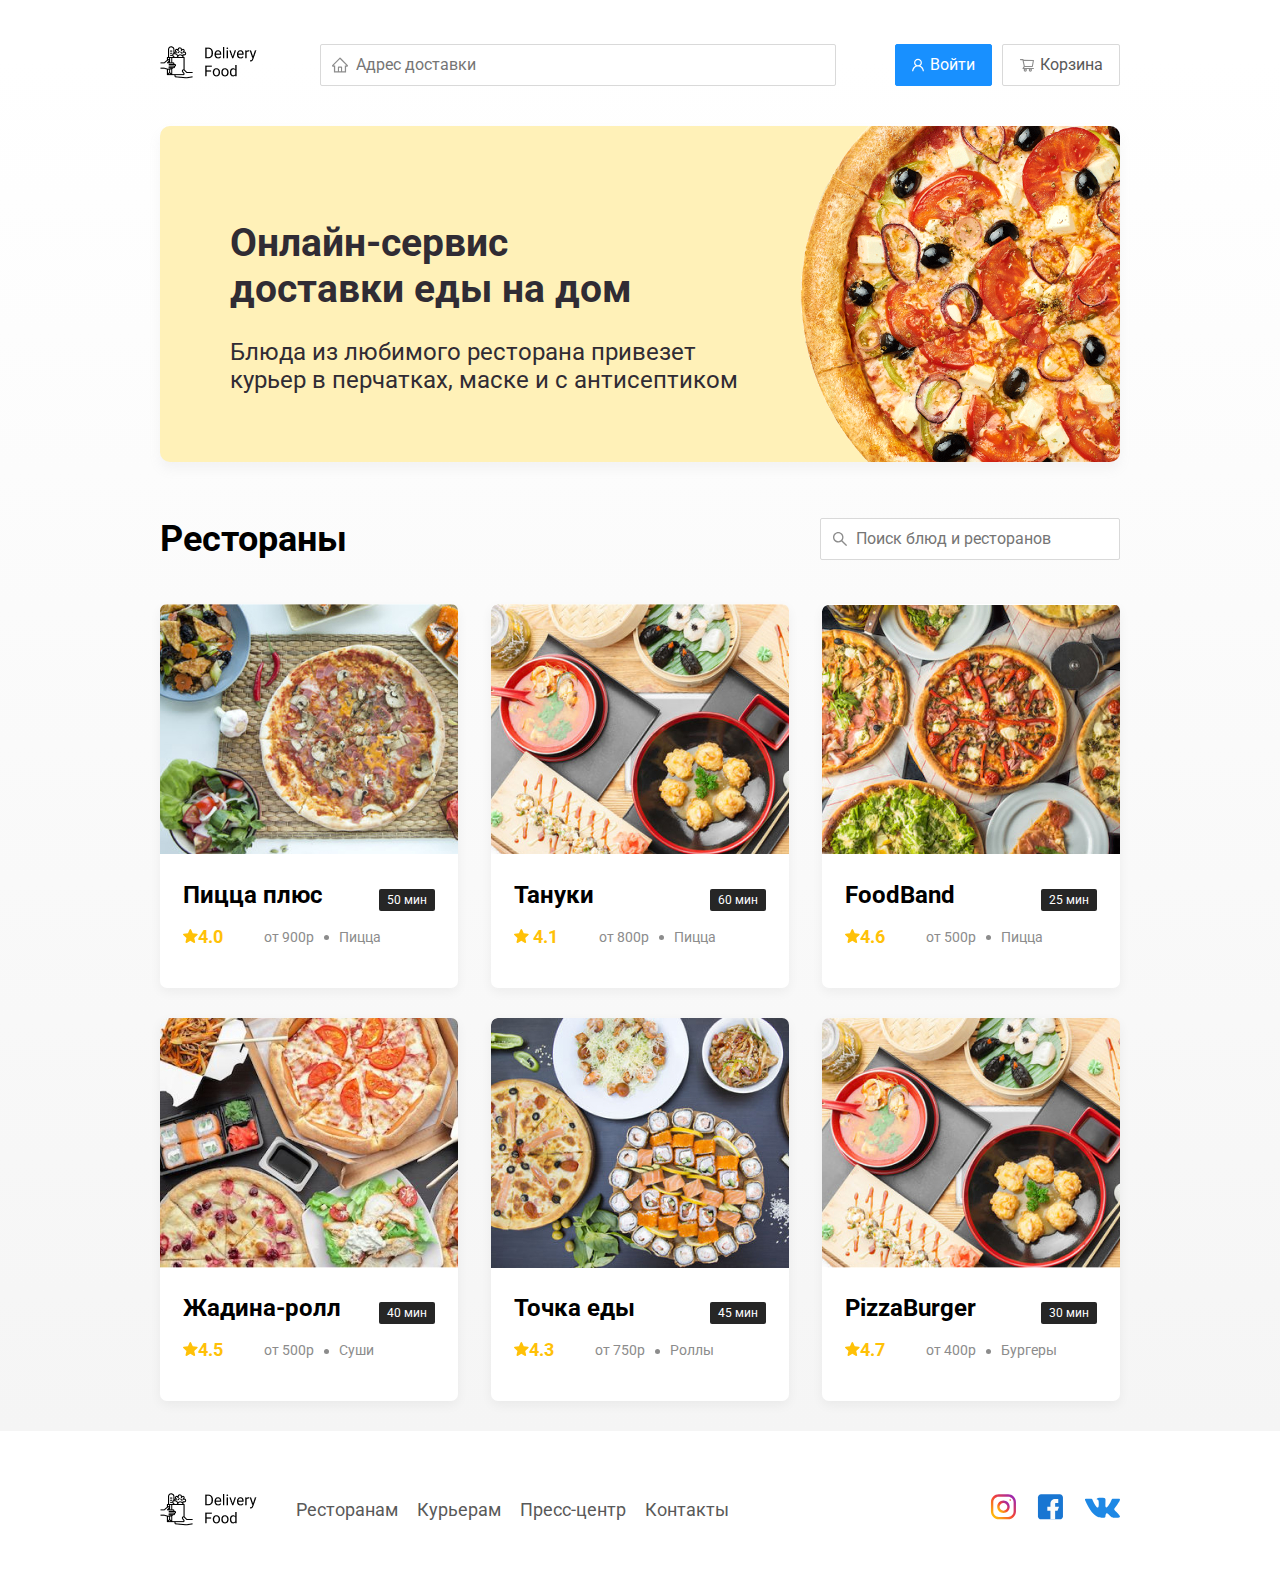
<file: index.html>
<!DOCTYPE html>
<html lang="en">
<head>
    <meta charset="UTF-8">
    <meta name="viewport" content="width=device-width, initial-scale=1.0">
    <title>Delivery Food - доставка еды на дом</title>
    <link href="https://fonts.googleapis.com/css?family=Roboto:400,700&display=swap&subset=cyrillic" rel="stylesheet">
    <link rel="stylesheet" href="css/main.css">
    <link rel="stylesheet" href="css/normalize.css">
</head>
<body>
    

<div class="main">
    <div class="container">
            <header class="header">
                <a href="index.html" class="logo">
                <img src="img/logo.png" alt="logo">
                </a>
                <input type="text" class="input address-input" placeholder="Адрес доставки">
                <div class="buttons">
                    <button class="button button-primary button__primary">
                        <img src="img/user.svg" alt="user" class="button-icon">
                        <span class="button-text">Войти</span> 
                    </button>
                    <button class="button" id="cart-button">
                        <img src="img/shopping-card.svg" alt="shopping card" class="button-icon">
                        <span class="button-text">Корзина</span>
                    </button>
                </div>
            </header>
            <section class="promo">
                <h1 class="promo-title">Онлайн-сервис <br/> доставки еды на дом</h1>
                <p class="promo-text">Блюда из любимого ресторана привезет курьер в перчатках,
                маске и с антисептиком</p>
            </section>
            <section class="restaurants">
                <div class="section-heading">
                    <h2 class="section-title">Рестораны</h2>
                    <input type="text" class="input-search input" placeholder="Поиск блюд и ресторанов ">
                </div>
                <div class="cards">
                    <a href="restaurant.html" class="card">
                        <img src="img/image.jpg" alt="image" class="card-image">
                        <div class="card-text">
                            <div class="card-heading">
                                <h3 class="card-title">Пицца плюс</h3>
                                <span class="card-tag tag">50 мин</span>
                            </div>
                            <!-- ./card-heading -->
                            <div class="card-info">
                                <div class="rating"><img src="img/rating.svg" alt="rating" class="rating-star">4.0</div>
                                <div class="price">от 900р</div>
                                <div class="category">Пицца</div>
                            </div>
                            <!-- /.card-info -->
                        </div>
                    </a>
                    <!-- /.card -->
                    <a href="restaurant.html" class="card">
                        <img src="img/image2.jpg" alt="image" class="card-image">
                        <div class="card-text">
                            <div class="card-heading">
                                <h3 class="card-title">Тануки</h3>
                                <span class="card-tag tag">60 мин</span>
                            </div>
                            <!-- ./card-heading -->
                            <div class="card-info">
                                <div class="rating"><img src="img/rating.svg" alt="rating" class="rating-star"> 4.1</div>
                                <div class="price">от 800р</div>
                                <div class="category">Пицца</div>
                            </div>
                            <!-- /.card-info -->
                        </div>
                    </a>
                    <!-- /.card -->
                    <a href="restaurant.html" class="card">
                        <img src="img/image3.jpg" alt="image" class="card-image">
                        <div class="card-text">
                            <div class="card-heading">
                                <h3 class="card-title">FoodBand</h3>
                                <span class="card-tag tag">25 мин</span>
                            </div>
                            <!-- ./card-heading -->
                            <div class="card-info">
                                <div class="rating"><img src="img/rating.svg" alt="rating" class="rating-star">4.6</div>
                                <div class="price">от 500р</div>
                                <div class="category">Пицца</div>
                            </div>
                            <!-- /.card-info -->
                        </div>
                    </a>
                    <!-- /.card -->
                    <a href="restaurant.html" class="card">
                        <img src="img/image4.jpg" alt="image" class="card-image">
                        <div class="card-text">
                            <div class="card-heading">
                                <h3 class="card-title">Жадина-ролл</h3>
                                <span class="card-tag tag">40 мин</span>
                            </div>
                            <!-- ./card-heading -->
                            <div class="card-info">
                                <div class="rating"><img src="img/rating.svg" alt="rating" class="rating-star">4.5</div>
                                <div class="price">от 500р</div>
                                <div class="category">Суши</div>
                            </div>
                            <!-- /.card-info -->
                        </div>
                    </a>
                    <!-- /.card -->
                    <a href="restaurant.html" class="card">
                        <img src="img/image5.jpg" alt="image" class="card-image">
                        <div class="card-text">
                            <div class="card-heading">
                                <h3 class="card-title">Точка еды</h3>
                                <span class="card-tag tag">45 мин</span>
                            </div>
                            <!-- ./card-heading -->
                            <div class="card-info">
                                <div class="rating"><img src="img/rating.svg" alt="rating" class="rating-star">4.3</div>
                                <div class="price">от 750р</div>
                                <div class="category">Роллы</div>
                            </div>
                            <!-- /.card-info -->
                        </div>
                    </a>
                    <!-- /.card -->
                    <a href="restaurant.html" class="card">
                        <img src="img/image6.jpg" alt="image" class="card-image">
                        <div class="card-text">
                            <div class="card-heading">
                                <h3 class="card-title">PizzaBurger</h3>
                                <span class="card-tag tag">30 мин</span>
                            </div>
                            <!-- ./card-heading -->
                            <div class="card-info">
                                <div class="rating"><img src="img/rating.svg" alt="rating" class="rating-star">4.7</div>
                                <div class="price">от 400р</div>
                                <div class="category">Бургеры</div>
                            </div>
                            <!-- /.card-info -->
                        </div>
                    </a>
                    <!-- /.card -->
                </div>
                <!-- /.cards -->
            </section>
</div>
        <!-- /container -->
    </div>

<footer class="footer">
    <div class="container">
        <div class="footer-block">
            <img src="img/logo.png" alt="logo" class="logo footer-logo">
            <nav class="footer-nav">
                <a href="#" class="footer-link">Ресторанам</a>
                <a href="#" class="footer-link">Курьерам</a>
                <a href="#" class="footer-link">Пресс-центр</a>
                <a href="#" class="footer-link">Контакты</a>
            </nav>
            <div class="social-links">
                <a href="#" class="social-link"><img src="img/insta.svg" alt=""></a>
                <a href="#" class="social-link"><img src="img/fb.svg" alt=""></a>
                <a href="#" class="social-link"><img src="img/vk.svg" alt=""></a>
            </div>
        </div>
    </div>
</footer>
<div class="modal">
    <div class="modal-dialog">
        <div class="modal-header">
            <h3 class="modal-title">Корзина</h3>
            <button class="close">&times;</button>
        </div>
        <div class="modal-body">
            <div class="food-row">
                <span class="food-name">Ролл угорь стандарт</span>
                <strong class="food-price">250 р</strong>
                <div class="food-counter">
                    <button class="counter-button">-</button>
                    <span class="counter">1</span>
                    <button class="counter-button">+</button>
                </div>
            </div>
            <!-- /.foods-row -->
            <div class="food-row">
                <span class="food-name">Ролл угорь стандарт</span>
                <strong class="food-price">250 р</strong>
                <div class="food-counter">
                    <button class="counter-button">-</button>
                    <span class="counter">1</span>
                    <button class="counter-button">+</button>
                </div>
            </div>
            <!-- /.foods-row -->
            <div class="food-row">
                <span class="food-name">Ролл угорь стандарт</span>
                <strong class="food-price">250 р</strong>
                <div class="food-counter">
                    <button class="counter-button">-</button>
                    <span class="counter">1</span>
                    <button class="counter-button">+</button>
                </div>
            </div>
            <!-- /.foods-row -->
            <div class="food-row">
                <span class="food-name">Ролл угорь стандарт</span>
                <strong class="food-price">250 р</strong>
                <div class="food-counter">
                    <button class="counter-button">-</button>
                    <span class="counter">1</span>
                    <button class="counter-button">+</button>
                </div>
            </div>
            <!-- /.foods-row -->
        </div>
        <div class="modal-footer">
            <span class="modal-pricetag">1250р</span>
            <div class="footer-buttons">
                <button class="button button-primary">Оформить заказ</button>
                <button class="button">Отмена</button>
            </div>
        </div>
    </div>
</div>
<script src="js/main.js"></script>
</body>
</html>
</file>
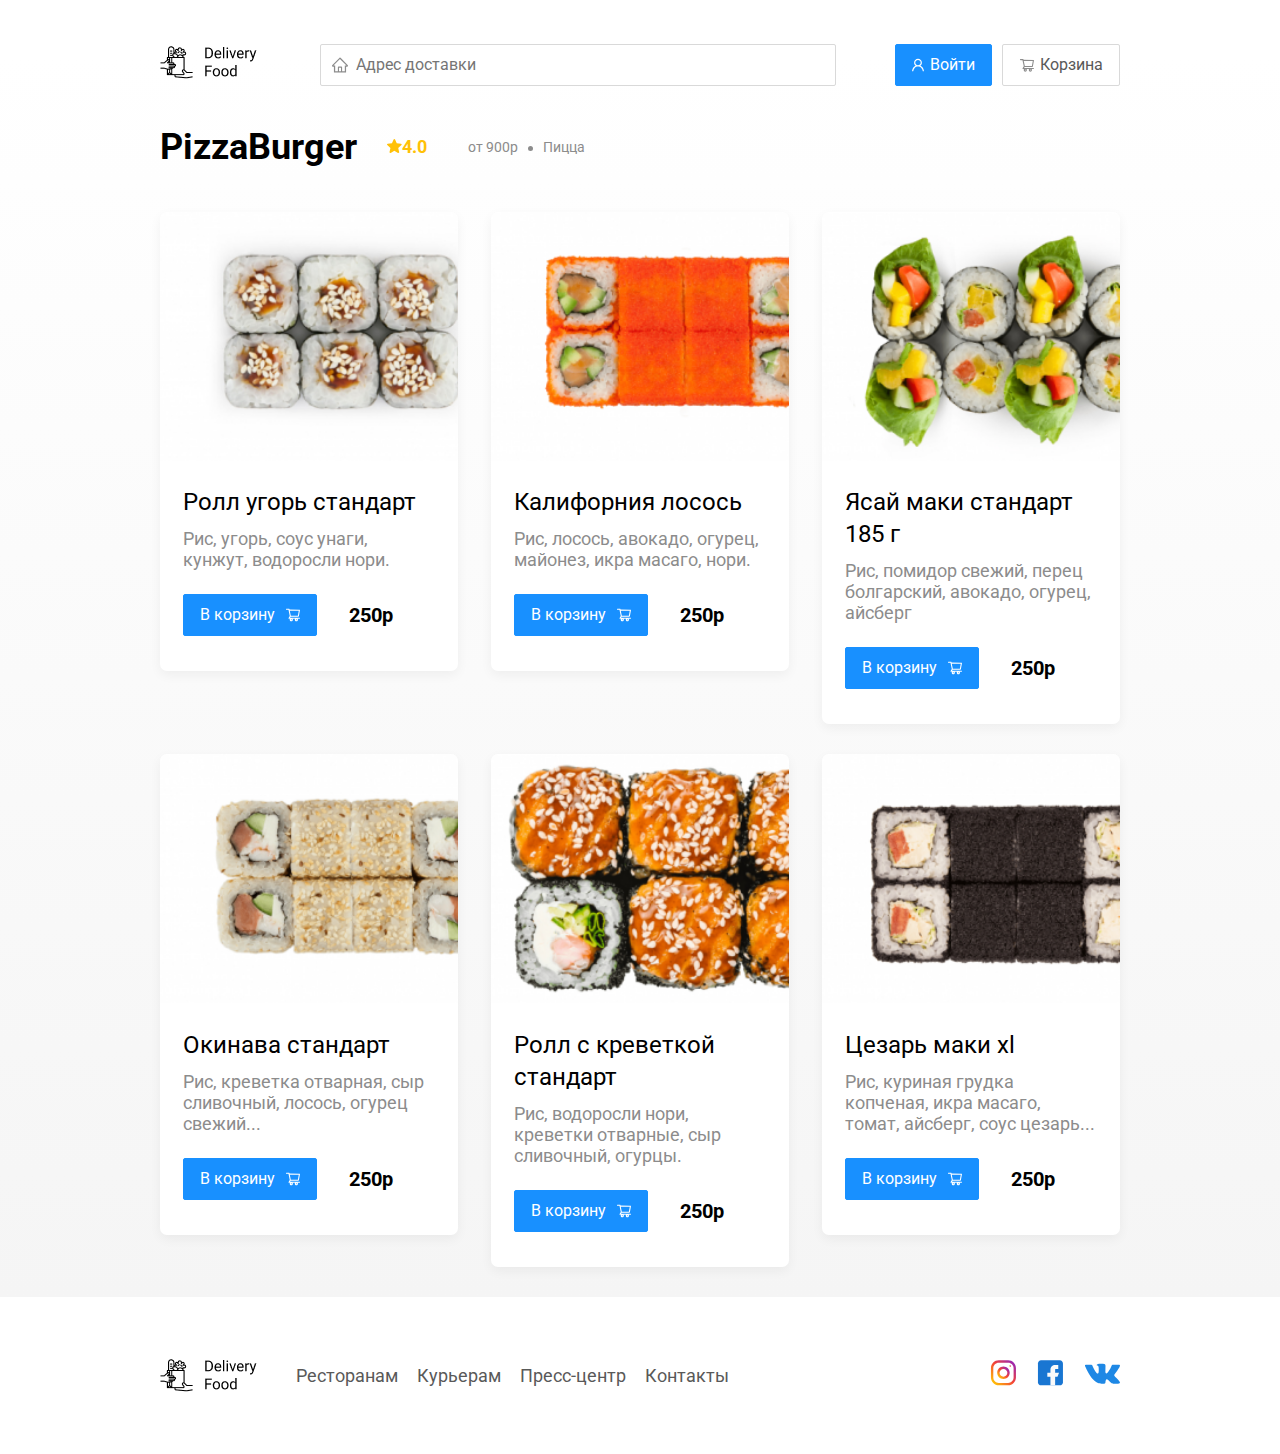
<file: restaurant.html>
<!DOCTYPE html>
<html lang="en">
<head>
    <meta charset="UTF-8">
    <meta name="viewport" content="width=device-width, initial-scale=1.0">
    <title>PizzaBurger - доставка еды на дом</title>
    <link href="https://fonts.googleapis.com/css?family=Roboto:400,700&display=swap&subset=cyrillic" rel="stylesheet">
    <link rel="stylesheet" href="css/main.css">
    <link rel="stylesheet" href="css/normalize.css">
    <link rel="stylesheet" href="css/animate.css">
</head>
<body>
    

<div class="main">
    <div class="container">
            <header class="header">
                <a href="index.html" class="logo">
                    <img src="img/logo.png" alt="logo">
                    </a>
                <input type="text" class="input address-input" placeholder="Адрес доставки">
                <div class="buttons">
                    <button class="button button-primary button__primary">
                        <img src="img/user.svg" alt="user" class="button-icon">
                        <span class="button-text">Войти</span> 
                    </button>
                    <button class="button" id="cart-button">
                        <img src="img/shopping-card.svg" alt="shopping card" class="button-icon">
                        <span class="button-text">Корзина</span>
                    </button>
                </div>
            </header>

            <section class="restaurants">
                <div class="section-heading">
                    <h2 class="section-title">PizzaBurger</h2>
                    <div class="card-info">
                        <div class="rating"><img src="img/rating.svg" alt="rating" class="rating-star">4.0</div>
                        <div class="price">от 900р</div>
                        <div class="category">Пицца</div>
                    </div>
                </div>
                <div class="cards">
                    <div class="card wow fadeInUp" data-wow-delay="0.2s">
                        <img src="img/roll-stand.png" alt="image" class="card-image">
                        <div class="card-text">
                            <div class="card-heading">
                                <h3 class="card-title card-title-reg">Ролл угорь стандарт</h3>
                            </div>
                            <!-- ./card-heading -->
                            <div class="card-info">
                                <div class="ingredients">Рис, угорь, соус унаги, кунжут, водоросли нори.</div>
                            </div>
                            <!-- /.card-info -->
                            <div class="card-buttons">
                                <button class="button button-primary">
                                    <span class="button-card-text">В корзину</span>
                                    <img src="img/shopping-card-white.svg" alt="shopping-card" class="button-card-image">
                                </button>
                                <strong class="card-price-bold">250р</strong>
                            </div>
                        </div>
                    </div>
                    <!-- /.card -->
                    <div class="card wow fadeInUp" data-wow-delay="0.4s">
                        <img src="img/califor.png" alt="image" class="card-image">
                        <div class="card-text">
                            <div class="card-heading">
                                <h3 class="card-title card-title-reg">Калифорния лосось</h3>
                            </div>
                            <!-- ./card-heading -->
                            <div class="card-info">
                                <div class="ingredients">Рис, лосось, авокадо, огурец, майонез, икра масаго, нори.</div>
                            </div>
                            <!-- /.card-info -->
                            <div class="card-buttons">
                                <button class="button button-primary">
                                    <span class="button-card-text">В корзину</span>
                                    <img src="img/shopping-card-white.svg" alt="shopping-card" class="button-card-image">
                                </button>
                                <strong class="card-price-bold">250р</strong>
                            </div>
                        </div>
                    </div>
                    <!-- /.card -->
                    <div class="card wow fadeInUp" data-wow-delay="0.6s">
                        <img src="img/yasai-maki.png" alt="image" class="card-image">
                        <div class="card-text">
                            <div class="card-heading">
                                <h3 class="card-title card-title-reg">Ясай маки стандарт 185 г</h3>
                            </div>
                            <!-- ./card-heading -->
                            <div class="card-info">
                                <div class="ingredients">Рис, помидор свежий, перец болгарский, авокадо, огурец, айсберг</div>
                            </div>
                            <!-- /.card-info -->
                            <div class="card-buttons">
                                <button class="button button-primary">
                                    <span class="button-card-text">В корзину</span>
                                    <img src="img/shopping-card-white.svg" alt="shopping-card" class="button-card-image">
                                </button>
                                <strong class="card-price-bold">250р</strong>
                            </div>
                        </div>
                    </div>
                    <!-- /.card -->
                    <div class="card wow fadeInUp" data-wow-delay="0.2s">
                        <img src="img/okinava.png" alt="image" class="card-image">
                        <div class="card-text">
                            <div class="card-heading">
                                <h3 class="card-title card-title-reg">Окинава стандарт</h3>
                            </div>
                            <!-- ./card-heading -->
                            <div class="card-info">
                                <div class="ingredients"> Рис, креветка отварная, сыр сливочный, лосось, огурец свежий...</div>
                            </div>
                            <!-- /.card-info -->
                            <div class="card-buttons">
                                <button class="button button-primary">
                                    <span class="button-card-text">В корзину</span>
                                    <img src="img/shopping-card-white.svg" alt="shopping-card" class="button-card-image">
                                </button>
                                <strong class="card-price-bold">250р</strong>
                            </div>
                        </div>
                    </div>
                    <!-- /.card -->
                    <div class="card wow fadeInUp" data-wow-delay="0.4s">
                        <img src="img/roll-creved.png" alt="image" class="card-image">
                        <div class="card-text">
                            <div class="card-heading">
                                <h3 class="card-title card-title-reg">Ролл с креветкой стандарт</h3>
                            </div>
                            <!-- ./card-heading -->
                            <div class="card-info">
                                <div class="ingredients">Рис, водоросли нори, креветки отварные, сыр сливочный, огурцы.</div>
                            </div>
                            <!-- /.card-info -->
                            <div class="card-buttons">
                                <button class="button button-primary">
                                    <span class="button-card-text">В корзину</span>
                                    <img src="img/shopping-card-white.svg" alt="shopping-card" class="button-card-image">
                                </button>
                                <strong class="card-price-bold">250р</strong>
                            </div>
                        </div>
                    </div>
                    <!-- /.card -->
                    <div class="card wow fadeInUp" data-wow-delay="0.6s">
                        <img src="img/cesar-maki.png" alt="image" class="card-image">
                        <div class="card-text">
                            <div class="card-heading">
                                <h3 class="card-title card-title-reg">Цезарь маки хl</h3>
                            </div>
                            <!-- ./card-heading -->
                            <div class="card-info">
                                <div class="ingredients">Рис, куриная грудка копченая, икра масаго, томат, айсберг, соус цезарь...</div>
                            </div>
                            <!-- /.card-info -->
                            <div class="card-buttons">
                                <button class="button button-primary">
                                    <span class="button-card-text">В корзину</span>
                                    <img src="img/shopping-card-white.svg" alt="shopping-card" class="button-card-image">
                                </button>
                                <strong class="card-price-bold">250р</strong>
                            </div>
                        </div>
                    </div>
                    <!-- /.card -->
                </div>
                <!-- /.cards -->
            </section>

        <!-- /container -->
    </div>
</div>
<footer class="footer">
    <div class="container">
        <div class="footer-block">
            <img src="img/logo.png" alt="logo" class="logo footer-logo">
            <nav class="footer-nav">
                <a href="#" class="footer-link">Ресторанам</a>
                <a href="#" class="footer-link">Курьерам</a>
                <a href="#" class="footer-link">Пресс-центр</a>
                <a href="#" class="footer-link">Контакты</a>
            </nav>
            <div class="social-links">
                <a href="#" class="social-link"><img src="img/insta.svg" alt=""></a>
                <a href="#" class="social-link"><img src="img/fb.svg" alt=""></a>
                <a href="#" class="social-link"><img src="img/vk.svg" alt=""></a>
            </div>
        </div>
    </div>
</footer>


<div class="modal">
    <div class="modal-dialog">
        <div class="modal-header">
            <h3 class="modal-title">Корзина</h3>
            <button class="close">&times;</button>
        </div>
        <div class="modal-body">
            <div class="food-row">
                <span class="food-name">Ролл угорь стандарт</span>
                <strong class="food-price">250 р</strong>
                <div class="food-counter">
                    <button class="counter-button">-</button>
                    <span class="counter">1</span>
                    <button class="counter-button">+</button>
                </div>
            </div>
            <!-- /.foods-row -->
            <div class="food-row">
                <span class="food-name">Ролл угорь стандарт</span>
                <strong class="food-price">250 р</strong>
                <div class="food-counter">
                    <button class="counter-button">-</button>
                    <span class="counter">1</span>
                    <button class="counter-button">+</button>
                </div>
            </div>
            <!-- /.foods-row -->
            <div class="food-row">
                <span class="food-name">Ролл угорь стандарт</span>
                <strong class="food-price">250 р</strong>
                <div class="food-counter">
                    <button class="counter-button">-</button>
                    <span class="counter">1</span>
                    <button class="counter-button">+</button>
                </div>
            </div>
            <!-- /.foods-row -->
            <div class="food-row">
                <span class="food-name">Ролл угорь стандарт</span>
                <strong class="food-price">250 р</strong>
                <div class="food-counter">
                    <button class="counter-button">-</button>
                    <span class="counter">1</span>
                    <button class="counter-button">+</button>
                </div>
            </div>
            <!-- /.foods-row -->
        </div>
        <div class="modal-footer">
            <span class="modal-pricetag">1250р</span>
            <div class="footer-buttons">
                <button class="button button-primary">Оформить заказ</button>
                <button class="button">Отмена</button>
            </div>
        </div>
    </div>
</div>
<script src="js/wow.min.js"></script>
<script src="js/main.js"></script>
</body>
</html>
</file>
<file: css/main.css>
* {
  margin: 0;
  padding: 0;
  -webkit-box-sizing: border-box;
          box-sizing: border-box;
}

body {
  font-family: "Roboto", sans-serif;
  padding-top: 44px;
}

.container {
  max-width: 1200px;
  margin: 0 auto;
}

.header {
  display: -webkit-box;
  display: -ms-flexbox;
  display: flex;
  -webkit-box-align: center;
      -ms-flex-align: center;
          align-items: center;
  -webkit-box-pack: justify;
      -ms-flex-pack: justify;
          justify-content: space-between;
  margin-bottom: 40px;
}

.main {
  background: -webkit-gradient(linear, left top, left bottom, color-stop(1.04%, rgba(245, 245, 245, 0)), to(#F5F5F5));
  background: linear-gradient(180deg, rgba(245, 245, 245, 0) 1.04%, #F5F5F5 100%);
}

.input {
  background: #FFFFFF;
  border: 1px solid #D9D9D9;
  border-radius: 2px;
  font-size: 16px;
  line-height: 24px;
  padding: 8px;
  padding-left: 35px;
  background-repeat: no-repeat;
  background-position: left 11px center;
}

.address-input {
  -webkit-box-flex: 0.8;
      -ms-flex: 0.8;
          flex: 0.8;
  background-image: url(../img/home.svg);
}

.button {
  display: -webkit-box;
  display: -ms-flexbox;
  display: flex;
  -webkit-box-align: center;
      -ms-flex-align: center;
          align-items: center;
  padding: 8px 16px;
  background: #FFFFFF;
  border: 1px solid #D9D9D9;
  -webkit-box-shadow: 0px 0px 2px rgba(0, 0, 0, 0.0015);
          box-shadow: 0px 0px 2px rgba(0, 0, 0, 0.0015);
  border-radius: 2px;
  color: #595959;
  font-size: 16px;
  line-height: 24px;
  cursor: pointer;
}

.button-card-text {
  margin-right: 10px;
}

.button-primary {
  background: #1890FF;
  border: 1px solid #1890FF;
  color: #fff;
}

.button-icon {
  margin-right: 6px;
  vertical-align: middle;
}

.button-text {
  vertical-align: middle;
}

.buttons {
  display: -webkit-box;
  display: -ms-flexbox;
  display: flex;
  -webkit-box-align: center;
      -ms-flex-align: center;
          align-items: center;
}

.button__primary {
  margin-right: 10px;
}

.promo {
  -webkit-box-shadow: 0px 7px 12px rgba(158, 158, 163, 0.1);
          box-shadow: 0px 7px 12px rgba(158, 158, 163, 0.1);
  background: #FFF1B8 url(../img/pizza.png) no-repeat top 50px right -100px/800px;
  border-radius: 10px;
  padding: 68px 70px;
  margin-bottom: 56px;
}

.promo-text {
  max-width: 538px;
  font-style: normal;
  font-weight: normal;
  font-size: 24px;
  line-height: 28px;
  color: #302C34;
}

.promo-title {
  font-style: normal;
  font-weight: bold;
  font-size: 39px;
  line-height: 46px;
  color: #302C34;
}

.input-search {
  background-image: url(../img/search.svg);
  width: 300px;
  margin-left: auto;
}

.section-heading {
  display: -webkit-box;
  display: -ms-flexbox;
  display: flex;
  -webkit-box-align: center;
      -ms-flex-align: center;
          align-items: center;
  margin-bottom: 44px;
}

.section-title {
  font-style: normal;
  font-weight: bold;
  font-size: 36px;
  line-height: 42px;
  color: #000000;
  margin-right: 30px;
}

.card {
  background: #FFFFFF;
  -webkit-box-shadow: 0px 4px 12px rgba(0, 0, 0, 0.05);
          box-shadow: 0px 4px 12px rgba(0, 0, 0, 0.05);
  border-radius: 7px;
  overflow: hidden;
  margin-bottom: 30px;
  -ms-flex-preferred-size: 31%;
      flex-basis: 31%;
  text-decoration: none;
}

.cards {
  display: -webkit-box;
  display: -ms-flexbox;
  display: flex;
  -ms-flex-wrap: wrap;
      flex-wrap: wrap;
  -webkit-box-align: start;
      -ms-flex-align: start;
          align-items: flex-start;
  -webkit-box-pack: justify;
      -ms-flex-pack: justify;
          justify-content: space-between;
}

.card-image {
  width: 384px;
  height: 250px;
  -o-object-fit: cover;
     object-fit: cover;
}

.card-text {
  padding: 20px 23px 35px 23px;
}

.card-heading {
  display: -webkit-box;
  display: -ms-flexbox;
  display: flex;
  -webkit-box-align: center;
      -ms-flex-align: center;
          align-items: center;
  -webkit-box-pack: justify;
      -ms-flex-pack: justify;
          justify-content: space-between;
}

.card-title {
  margin: 0;
  font-style: normal;
  font-weight: bold;
  font-size: 24px;
  line-height: 32px;
  color: #000000;
  padding-bottom: 10px;
}

.card-title-reg {
  font-style: normal;
  font-weight: 400;
}

.card-tag {
  font-size: 12px;
  line-height: 20px;
  color: #FFFFFF;
  font-style: normal;
  font-weight: normal;
  background: #262626;
  border-radius: 2px;
  padding: 1px 8px;
}

.card-info {
  display: -webkit-box;
  display: -ms-flexbox;
  display: flex;
  -webkit-box-align: center;
      -ms-flex-align: center;
          align-items: center;
  -ms-flex-wrap: wrap;
      flex-wrap: wrap;
}

.card-buttons {
  display: -webkit-box;
  display: -ms-flexbox;
  display: flex;
  -webkit-box-align: center;
      -ms-flex-align: center;
          align-items: center;
  margin-top: 24px;
}

.card-price-bold {
  font-style: normal;
  font-weight: bold;
  font-size: 20px;
  line-height: 32px;
  color: #000000;
  margin-left: 32px;
}

.ingredients {
  font-style: normal;
  font-weight: normal;
  font-size: 18px;
  line-height: 21px;
  color: #8C8C8C;
}

.rating {
  padding-right: 26px;
  color: #ffc107;
  font-style: normal;
  font-weight: bold;
  font-size: 18px;
  line-height: 32px;
}

.category {
  text-overflow: ellipsis;
  white-space: nowrap;
  overflow: hidden;
  max-width: 150px;
}

.price, .category {
  font-size: 18px;
  line-height: 32px;
  color: #8C8C8C;
}

.price {
  margin-right: 10px;
}

.price:after {
  content: '';
  width: 5px;
  height: 5px;
  background-color: #8C8C8C;
  display: inline-block;
  vertical-align: middle;
  border-radius: 50%;
  margin-left: 10px;
}

.footer {
  padding: 60px 0;
}

.footer-block {
  display: -webkit-box;
  display: -ms-flexbox;
  display: flex;
  -webkit-box-align: center;
      -ms-flex-align: center;
          align-items: center;
  -webkit-box-pack: justify;
      -ms-flex-pack: justify;
          justify-content: space-between;
}

.footer-link {
  display: inline-block;
  color: #595959;
  text-decoration: none;
  font-style: normal;
  font-weight: normal;
  font-size: 18px;
  line-height: 21px;
}

.footer-link:not(:last-child) {
  margin-right: 15px;
}

.footer-nav {
  margin-left: 35px;
  margin-right: auto;
}

.social-links {
  display: -webkit-box;
  display: -ms-flexbox;
  display: flex;
  -webkit-box-align: center;
      -ms-flex-align: center;
          align-items: center;
}

.social-link:not(:last-child) {
  margin-right: 21px;
}

.modal {
  display: none;
  position: fixed;
  left: 0;
  top: 0;
  width: 100%;
  height: 100%;
  background: rgba(0, 0, 0, 0.4);
}

.modal-body {
  margin-bottom: 52px;
}

.modal-dialog {
  margin: auto;
  max-width: 780px;
  width: 95%;
  left: 327px;
  top: 364px;
  background: #FFFFFF;
  border-radius: 5px;
  padding: 40px 45px;
}

.modal-title {
  margin: 0;
  font-style: normal;
  font-weight: bold;
  font-size: 36px;
  line-height: 42px;
  color: #000000;
}

.modal-header {
  display: -webkit-box;
  display: -ms-flexbox;
  display: flex;
  -webkit-box-align: center;
      -ms-flex-align: center;
          align-items: center;
  -webkit-box-pack: justify;
      -ms-flex-pack: justify;
          justify-content: space-between;
  margin-bottom: 45px;
}

.is-open {
  display: -webkit-box;
  display: -ms-flexbox;
  display: flex;
}

.close {
  font-size: 36px;
  border: none;
  background-color: transparent;
  cursor: pointer;
}

.food-row {
  display: -webkit-box;
  display: -ms-flexbox;
  display: flex;
  -webkit-box-align: start;
      -ms-flex-align: start;
          align-items: flex-start;
  -webkit-box-pack: justify;
      -ms-flex-pack: justify;
          justify-content: space-between;
  padding-bottom: 8px;
  border-bottom: 1px solid #d9d9d9;
  margin-bottom: 15px;
}

.food-price {
  margin-left: auto;
  margin-right: 47px;
  font-style: normal;
  font-weight: bold;
  font-size: 20px;
  line-height: 32px;
}

.food-name {
  font-weight: normal;
  font-size: 18px;
  line-height: 32px;
}

.food-counter {
  display: -webkit-box;
  display: -ms-flexbox;
  display: flex;
  -webkit-box-align: center;
      -ms-flex-align: center;
          align-items: center;
}

.counter {
  font-size: 16px;
  line-height: 24px;
  margin: 0 10px;
}

.counter-button {
  width: 39px;
  height: 32px;
  background: #FFFFFF;
  border: 1px solid #40A9FF;
  -webkit-box-sizing: border-box;
          box-sizing: border-box;
  border-radius: 2px;
  font-weight: normal;
  font-size: 14px;
  line-height: 22px;
  color: #40A9FF;
}

.modal-footer {
  display: -webkit-box;
  display: -ms-flexbox;
  display: flex;
  -webkit-box-align: center;
      -ms-flex-align: center;
          align-items: center;
  -webkit-box-pack: justify;
      -ms-flex-pack: justify;
          justify-content: space-between;
}

.modal-pricetag {
  background: #262626;
  border-radius: 5px;
  color: #ffffff;
  padding: 15px 20px;
}

.footer-buttons {
  display: -webkit-box;
  display: -ms-flexbox;
  display: flex;
  -webkit-box-align: center;
      -ms-flex-align: center;
          align-items: center;
}

.footer-buttons > button {
  margin-left: 10px;
}

@media (max-width: 1366px) {
  .container {
    width: 960px;
  }
  .promo {
    background-size: 750px;
    background-position: center right -300px;
  }
  .rating {
    margin-right: 15px;
  }
  .category, .price {
    font-size: 14px;
  }
}

@media (max-width: 992px) {
  .container {
    max-width: 750px;
  }
  .promo {
    padding: 50px;
    background-size: 500px;
    background-position: center right -200px;
  }
  .promo-text {
    font-size: 18px;
    max-width: 400px;
  }
  .card {
    -ms-flex-preferred-size: 49%;
        flex-basis: 49%;
  }
  .footer-link {
    font-size: 16px;
  }
}

@media screen and (max-width: 768px) {
  .container {
    max-width: 560px;
  }
  .card .rating {
    -ms-flex-preferred-size: 100%;
        flex-basis: 100%;
  }
  .card-info {
    -ms-flex-wrap: wrap;
        flex-wrap: wrap;
  }
  .card-title {
    font-size: 18px;
  }
  .promo {
    background-size: 400px;
    background-position: bottom 50px right -200px;
  }
  .promo-title {
    font-size: 24px;
    line-height: 1.4;
  }
  .promo-text {
    margin-top: 0;
  }
}

@media (max-width: 578px) {
  .container {
    width: 90%;
  }
  .header {
    -ms-flex-wrap: wrap;
        flex-wrap: wrap;
  }
  .address-input {
    margin-top: 15px;
    -webkit-box-ordinal-group: 6;
        -ms-flex-order: 5;
            order: 5;
    -webkit-box-flex: 1;
        -ms-flex: 1;
            flex: 1;
  }
  .promo {
    background-image: none;
  }
  .promo-title {
    margin-bottom: 10px;
  }
  .section-title {
    font-size: 20px;
  }
  .card {
    -ms-flex-preferred-size: 100%;
        flex-basis: 100%;
  }
  .card-image {
    width: 100%;
  }
  .footer {
    padding: 30px;
  }
  .footer-nav {
    -webkit-box-ordinal-group: 1;
        -ms-flex-order: 0;
            order: 0;
    margin-left: 0;
    display: -webkit-box;
    display: -ms-flexbox;
    display: flex;
    -webkit-box-orient: vertical;
    -webkit-box-direction: normal;
        -ms-flex-direction: column;
            flex-direction: column;
    margin-right: 0;
  }
  .footer-logo {
    -webkit-box-ordinal-group: 2;
        -ms-flex-order: 1;
            order: 1;
    margin-right: 15px;
  }
  .footer-block {
    -webkit-box-align: start;
        -ms-flex-align: start;
            align-items: flex-start;
  }
  .social-links {
    -webkit-box-ordinal-group: 3;
        -ms-flex-order: 2;
            order: 2;
  }
}

@media (max-width: 480px) {
  .button {
    min-height: 40px;
  }
  .button-text {
    display: none;
  }
  .button-icon {
    margin: 0;
  }
  .promo {
    padding: 20px;
  }
  .section-heading {
    -ms-flex-wrap: wrap;
        flex-wrap: wrap;
  }
  .footer-block {
    -ms-flex-wrap: wrap;
        flex-wrap: wrap;
    -webkit-box-orient: vertical;
    -webkit-box-direction: normal;
        -ms-flex-direction: column;
            flex-direction: column;
    -webkit-box-align: center;
        -ms-flex-align: center;
            align-items: center;
  }
  .footer-logo {
    -webkit-box-ordinal-group: 1;
        -ms-flex-order: 0;
            order: 0;
    margin-bottom: 20px;
  }
  .footer-nav {
    margin-bottom: 20px;
    text-align: center;
  }
  .footer-links:not(:last-child) {
    margin-right: 0;
  }
}
/*# sourceMappingURL=main.css.map */
</file>
